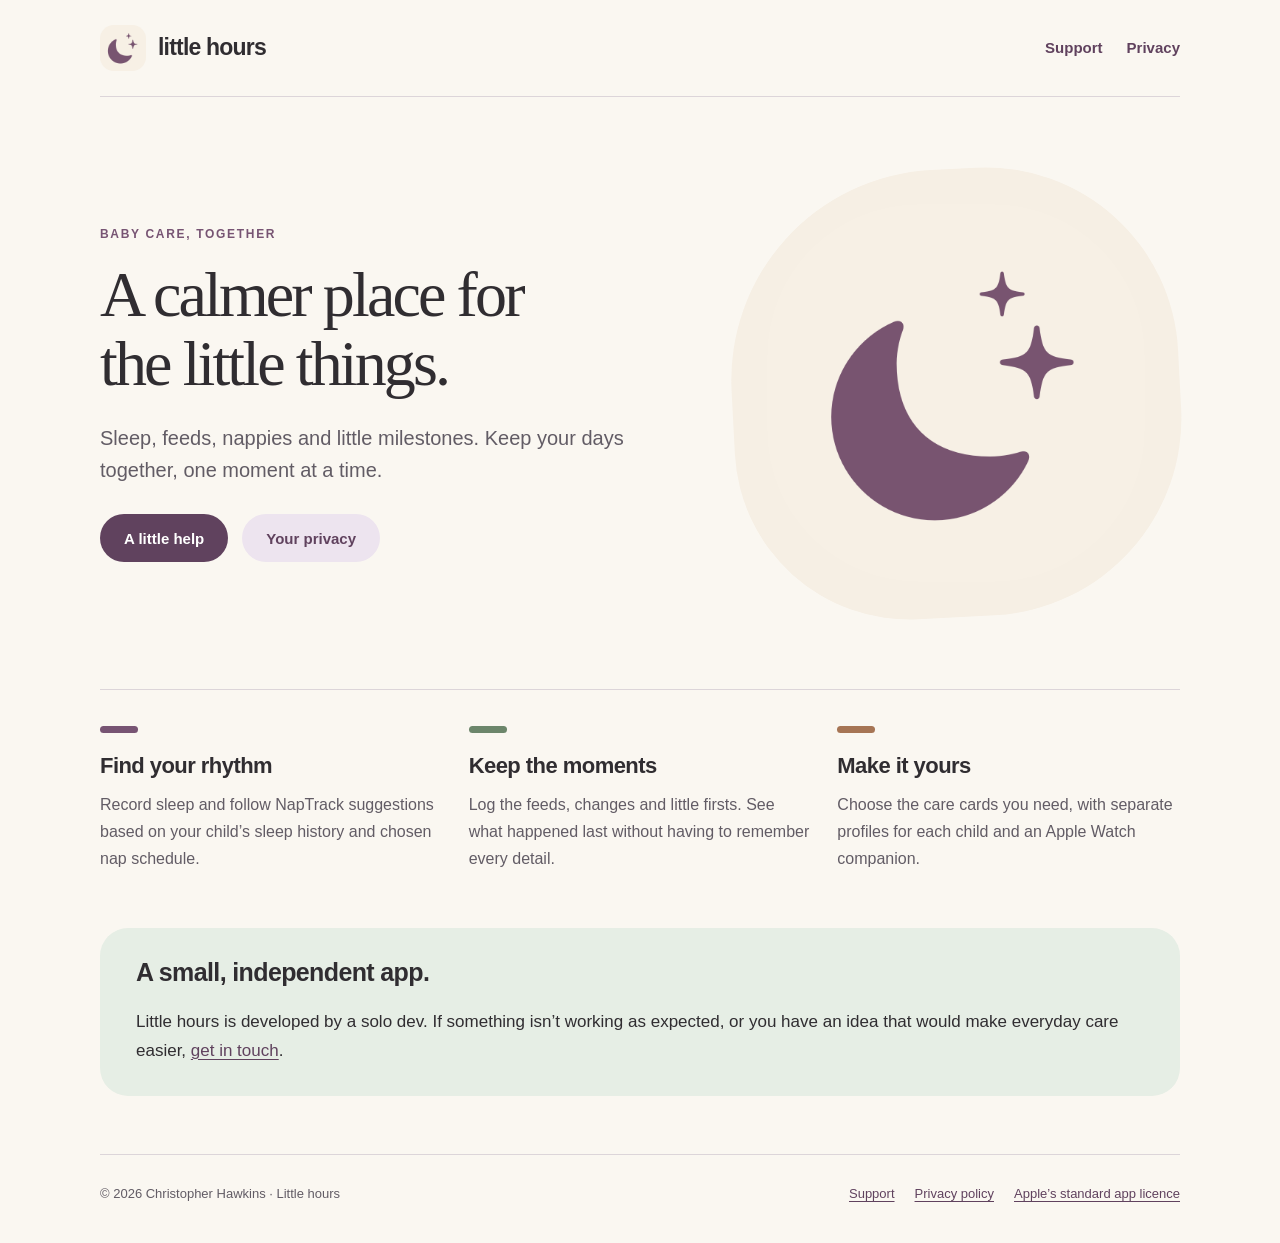
<file: index.html>
<!doctype html>
<html lang="en-GB">
<head>
  <meta charset="utf-8">
  <meta name="viewport" content="width=device-width, initial-scale=1">
  <meta name="description" content="Little hours brings sleep, feeds, nappies and little milestones together. Find help and learn how your family's information is handled.">
  <meta name="theme-color" content="#faf7f1">
  <title>Little hours — Baby care, together</title>
  <link rel="icon" href="logo.png" type="image/png">
  <link rel="stylesheet" href="styles.css">
</head>
<body>
  <a class="skip" href="#main">Skip to content</a>
  <header class="site-header wrap">
    <a class="brand" href="index.html" aria-label="Little hours home"><img src="logo.png" alt="" width="46" height="46">little hours</a>
    <nav class="site-nav" aria-label="Main navigation"><a href="support.html">Support</a><a href="privacy.html">Privacy</a></nav>
  </header>
  <main id="main" class="wrap">
    <section class="hero" aria-labelledby="intro">
      <div>
        <p class="eyebrow">Baby care, together</p>
        <h1 id="intro">A calmer place for<br>the little things.</h1>
        <p class="lead">Sleep, feeds, nappies and little milestones. Keep your days together, one moment at a time.</p>
        <div class="actions"><a class="button" href="support.html">A little help</a><a class="button secondary" href="privacy.html">Your privacy</a></div>
      </div>
      <div class="hero-logo"><img src="logo.png" alt="Little hours crescent moon and two stars" width="1024" height="1024"></div>
    </section>
    <section class="features" aria-label="Everyday care with Little hours">
      <article><div class="feature-marker" aria-hidden="true"></div><h2>Find your rhythm</h2><p>Record sleep and follow NapTrack suggestions based on your child’s sleep history and chosen nap schedule.</p></article>
      <article><div class="feature-marker" aria-hidden="true"></div><h2>Keep the moments</h2><p>Log the feeds, changes and little firsts. See what happened last without having to remember every detail.</p></article>
      <article><div class="feature-marker" aria-hidden="true"></div><h2>Make it yours</h2><p>Choose the care cards you need, with separate profiles for each child and an Apple Watch companion.</p></article>
    </section>
    <section class="personal-note" aria-labelledby="independent">
      <h2 id="independent">A small, independent app.</h2>
      <p>Little hours is developed by a solo dev. If something isn’t working as expected, or you have an idea that would make everyday care easier, <a href="support.html">get in touch</a>.</p>
    </section>
  </main>
  <footer class="site-footer wrap"><p>© 2026 Christopher Hawkins · Little hours</p><nav class="footer-links" aria-label="Footer"><a href="support.html">Support</a><a href="privacy.html">Privacy policy</a><a href="https://www.apple.com/legal/internet-services/itunes/dev/stdeula/">Apple’s standard app licence</a></nav></footer>
</body>
</html>
</file>
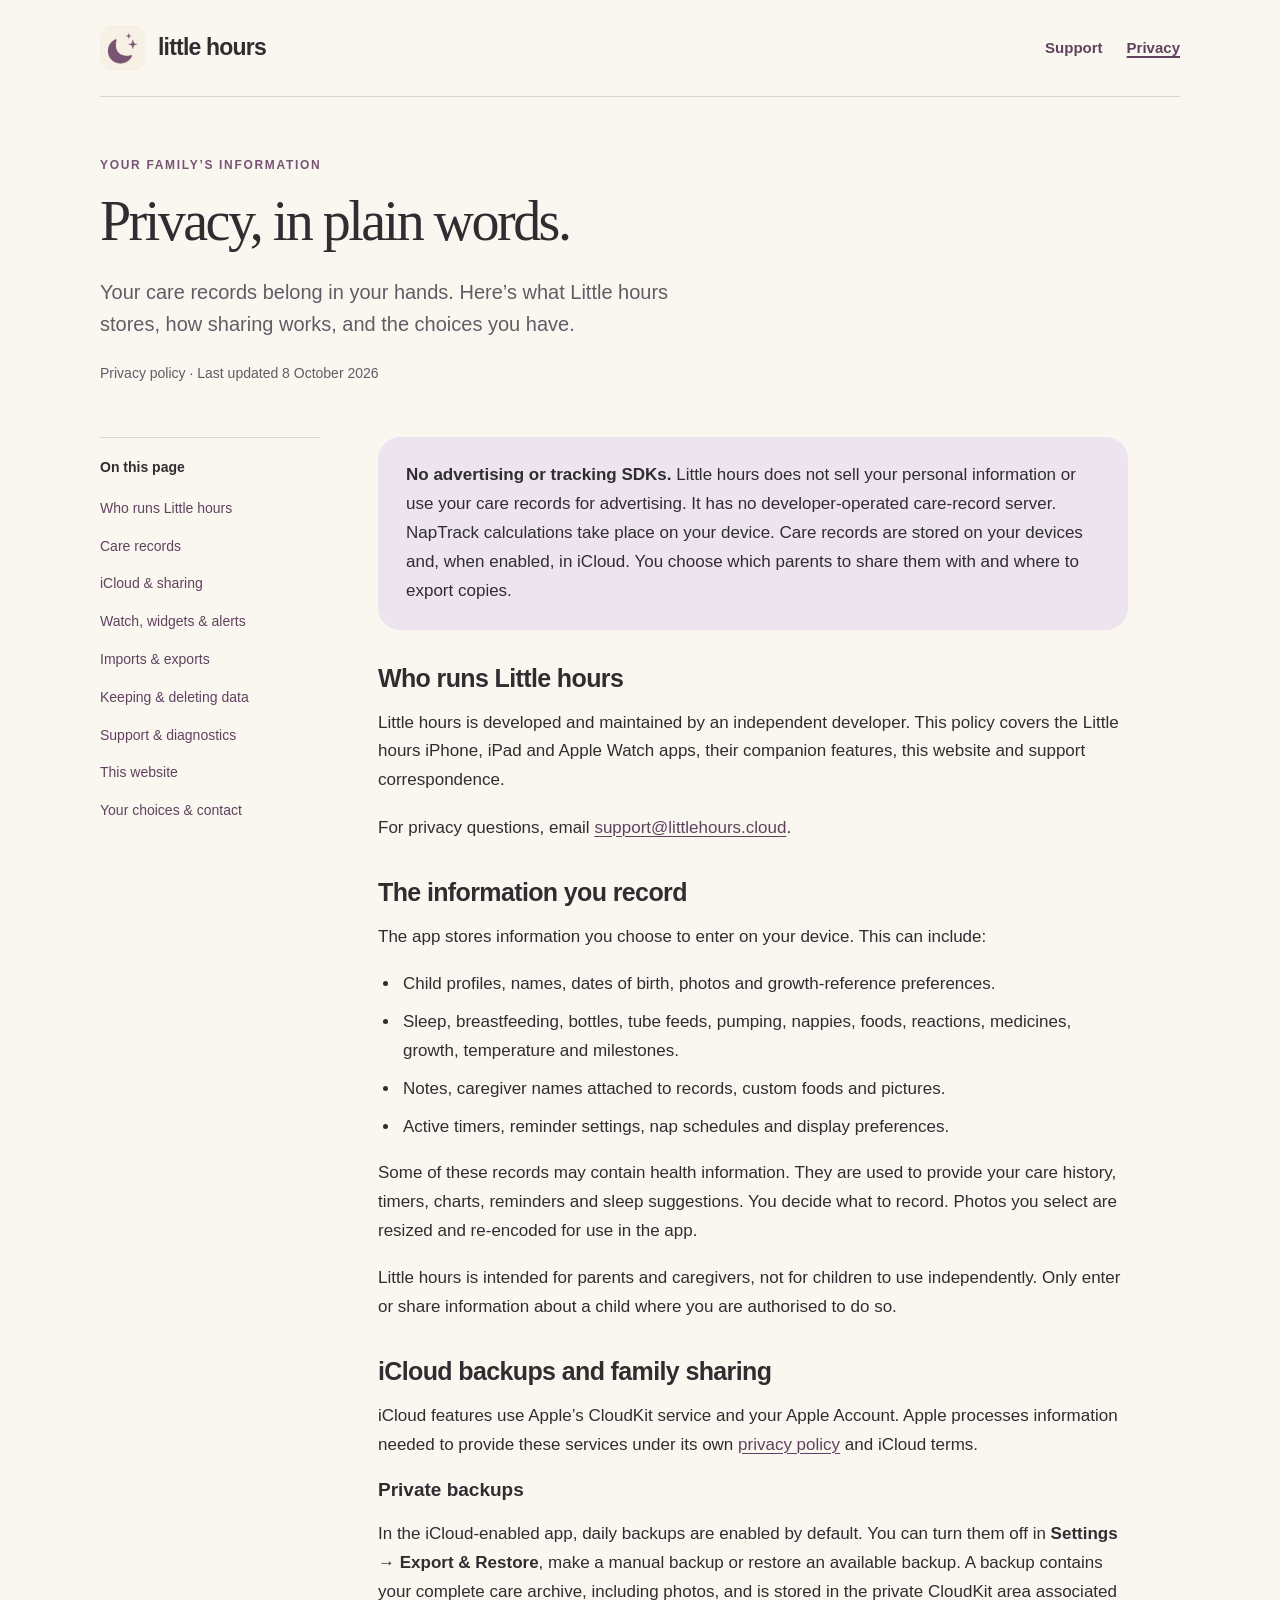
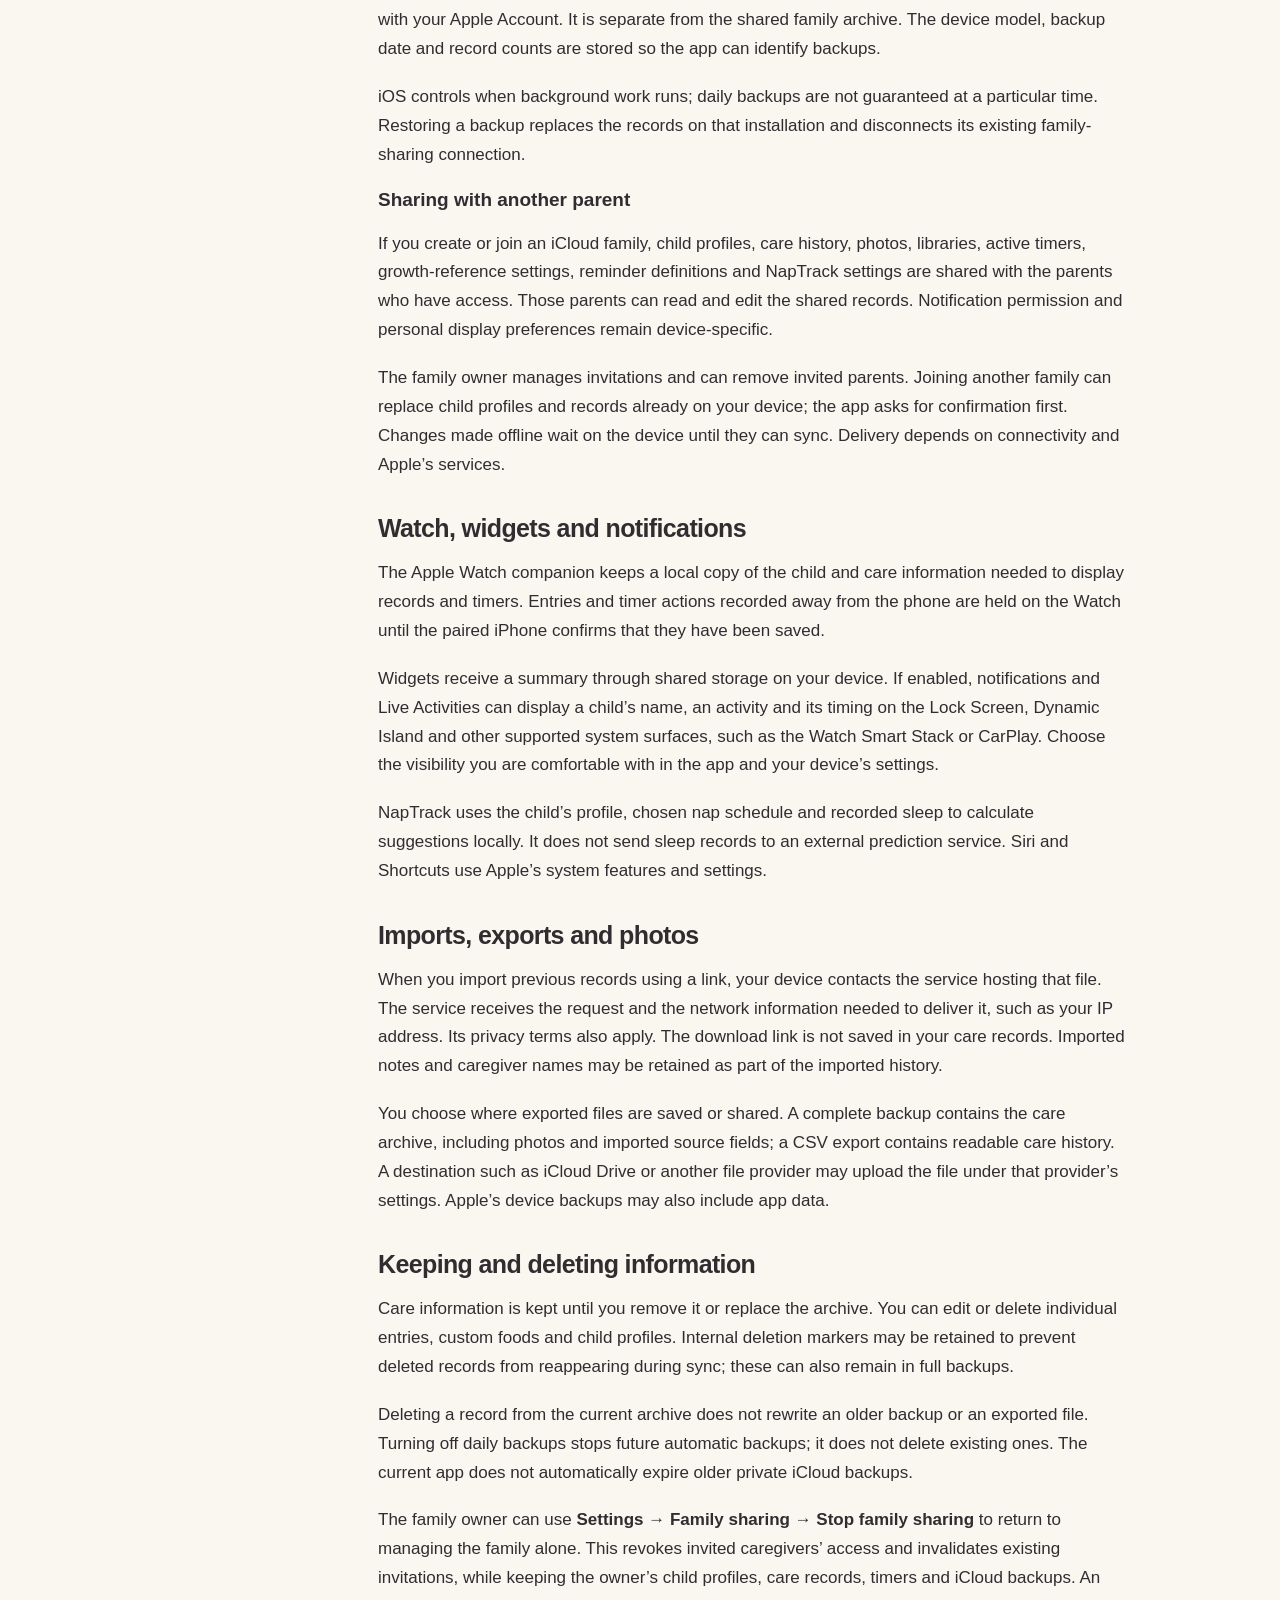
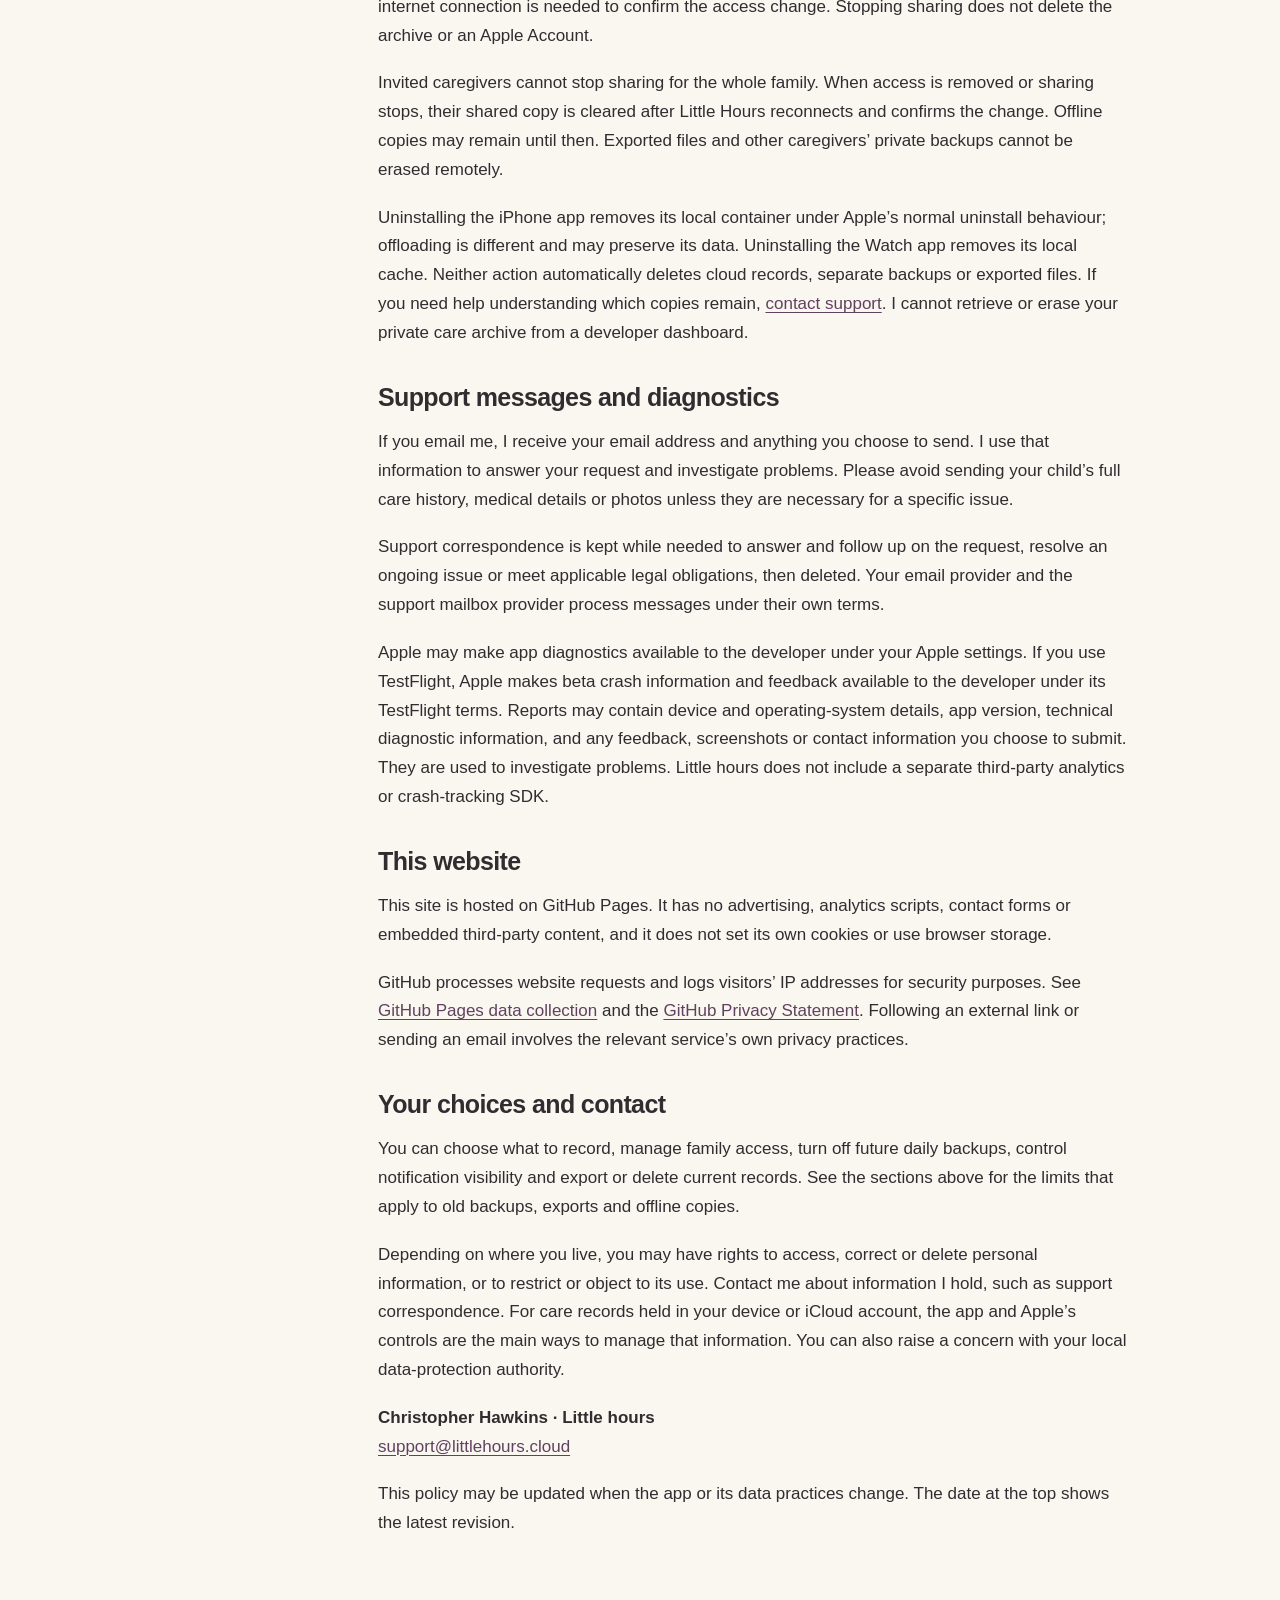
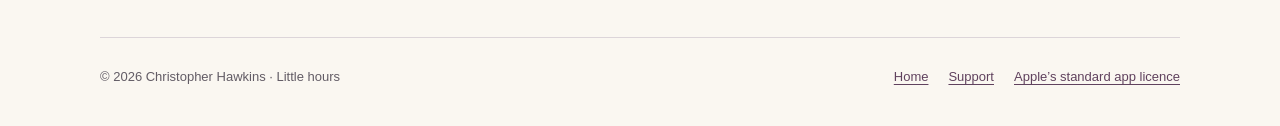
<file: privacy.html>
<!doctype html>
<html lang="en-GB">
<head>
  <meta charset="utf-8">
  <meta name="viewport" content="width=device-width, initial-scale=1">
  <meta name="description" content="How Little hours handles care records, iCloud sharing and backups, Apple Watch data, support messages and website visits.">
  <meta name="theme-color" content="#faf7f1">
  <title>Privacy policy — Little hours</title>
  <link rel="icon" href="logo.png" type="image/png">
  <link rel="stylesheet" href="styles.css">
</head>
<body>
  <a class="skip" href="#main">Skip to content</a>
  <header class="site-header wrap">
    <a class="brand" href="index.html" aria-label="Little hours home"><img src="logo.png" alt="" width="46" height="46">little hours</a>
    <nav class="site-nav" aria-label="Main navigation"><a href="support.html">Support</a><a href="privacy.html" aria-current="page">Privacy</a></nav>
  </header>
  <main id="main" class="wrap">
    <header class="page-intro"><p class="eyebrow">Your family’s information</p><h1>Privacy, in plain words.</h1><p class="lead">Your care records belong in your hands. Here’s what Little hours stores, how sharing works, and the choices you have.</p><p class="meta">Privacy policy · Last updated 8 October 2026</p></header>
    <div class="document-layout">
      <nav class="contents" aria-label="On this page"><strong>On this page</strong><a href="#who">Who runs Little hours</a><a href="#records">Care records</a><a href="#icloud">iCloud &amp; sharing</a><a href="#devices">Watch, widgets &amp; alerts</a><a href="#imports">Imports &amp; exports</a><a href="#retention">Keeping &amp; deleting data</a><a href="#support-data">Support &amp; diagnostics</a><a href="#website">This website</a><a href="#choices">Your choices &amp; contact</a></nav>
      <article class="prose">
        <div class="note"><p><strong>No advertising or tracking SDKs.</strong> Little hours does not sell your personal information or use your care records for advertising. It has no developer-operated care-record server. NapTrack calculations take place on your device. Care records are stored on your devices and, when enabled, in iCloud. You choose which parents to share them with and where to export copies.</p></div>
        <section id="who"><h2>Who runs Little hours</h2><p>Little hours is developed and maintained by an independent developer. This policy covers the Little hours iPhone, iPad and Apple Watch apps, their companion features, this website and support correspondence.</p><p>For privacy questions, email <a href="mailto:support@littlehours.cloud">support@littlehours.cloud</a>.</p></section>
        <section id="records"><h2>The information you record</h2><p>The app stores information you choose to enter on your device. This can include:</p><ul><li>Child profiles, names, dates of birth, photos and growth-reference preferences.</li><li>Sleep, breastfeeding, bottles, tube feeds, pumping, nappies, foods, reactions, medicines, growth, temperature and milestones.</li><li>Notes, caregiver names attached to records, custom foods and pictures.</li><li>Active timers, reminder settings, nap schedules and display preferences.</li></ul><p>Some of these records may contain health information. They are used to provide your care history, timers, charts, reminders and sleep suggestions. You decide what to record. Photos you select are resized and re-encoded for use in the app.</p><p>Little hours is intended for parents and caregivers, not for children to use independently. Only enter or share information about a child where you are authorised to do so.</p></section>
        <section id="icloud"><h2>iCloud backups and family sharing</h2><p>iCloud features use Apple’s CloudKit service and your Apple Account. Apple processes information needed to provide these services under its own <a href="https://www.apple.com/legal/privacy/">privacy policy</a> and iCloud terms.</p><h3>Private backups</h3><p>In the iCloud-enabled app, daily backups are enabled by default. You can turn them off in <strong>Settings → Export &amp; Restore</strong>, make a manual backup or restore an available backup. A backup contains your complete care archive, including photos, and is stored in the private CloudKit area associated with your Apple Account. It is separate from the shared family archive. The device model, backup date and record counts are stored so the app can identify backups.</p><p>iOS controls when background work runs; daily backups are not guaranteed at a particular time. Restoring a backup replaces the records on that installation and disconnects its existing family-sharing connection.</p><h3>Sharing with another parent</h3><p>If you create or join an iCloud family, child profiles, care history, photos, libraries, active timers, growth-reference settings, reminder definitions and NapTrack settings are shared with the parents who have access. Those parents can read and edit the shared records. Notification permission and personal display preferences remain device-specific.</p><p>The family owner manages invitations and can remove invited parents. Joining another family can replace child profiles and records already on your device; the app asks for confirmation first. Changes made offline wait on the device until they can sync. Delivery depends on connectivity and Apple’s services.</p></section>
        <section id="devices"><h2>Watch, widgets and notifications</h2><p>The Apple Watch companion keeps a local copy of the child and care information needed to display records and timers. Entries and timer actions recorded away from the phone are held on the Watch until the paired iPhone confirms that they have been saved.</p><p>Widgets receive a summary through shared storage on your device. If enabled, notifications and Live Activities can display a child’s name, an activity and its timing on the Lock Screen, Dynamic Island and other supported system surfaces, such as the Watch Smart Stack or CarPlay. Choose the visibility you are comfortable with in the app and your device’s settings.</p><p>NapTrack uses the child’s profile, chosen nap schedule and recorded sleep to calculate suggestions locally. It does not send sleep records to an external prediction service. Siri and Shortcuts use Apple’s system features and settings.</p></section>
        <section id="imports"><h2>Imports, exports and photos</h2><p>When you import previous records using a link, your device contacts the service hosting that file. The service receives the request and the network information needed to deliver it, such as your IP address. Its privacy terms also apply. The download link is not saved in your care records. Imported notes and caregiver names may be retained as part of the imported history.</p><p>You choose where exported files are saved or shared. A complete backup contains the care archive, including photos and imported source fields; a CSV export contains readable care history. A destination such as iCloud Drive or another file provider may upload the file under that provider’s settings. Apple’s device backups may also include app data.</p></section>
<section id="retention">
  <h2>Keeping and deleting information</h2>

  <p>Care information is kept until you remove it or replace the archive. You can edit or delete individual entries, custom foods and child profiles. Internal deletion markers may be retained to prevent deleted records from reappearing during sync; these can also remain in full backups.</p>

  <p>Deleting a record from the current archive does not rewrite an older backup or an exported file. Turning off daily backups stops future automatic backups; it does not delete existing ones. The current app does not automatically expire older private iCloud backups.</p>

  <p>The family owner can use <strong>Settings → Family sharing → Stop family sharing</strong> to return to managing the family alone. This revokes invited caregivers’ access and invalidates existing invitations, while keeping the owner’s child profiles, care records, timers and iCloud backups. An internet connection is needed to confirm the access change. Stopping sharing does not delete the archive or an Apple Account.</p>

  <p>Invited caregivers cannot stop sharing for the whole family. When access is removed or sharing stops, their shared copy is cleared after Little Hours reconnects and confirms the change. Offline copies may remain until then. Exported files and other caregivers’ private backups cannot be erased remotely.</p>

  <p>Uninstalling the iPhone app removes its local container under Apple’s normal uninstall behaviour; offloading is different and may preserve its data. Uninstalling the Watch app removes its local cache. Neither action automatically deletes cloud records, separate backups or exported files. If you need help understanding which copies remain, <a href="support.html">contact support</a>. I cannot retrieve or erase your private care archive from a developer dashboard.</p>
</section>
        <section id="support-data"><h2>Support messages and diagnostics</h2><p>If you email me, I receive your email address and anything you choose to send. I use that information to answer your request and investigate problems. Please avoid sending your child’s full care history, medical details or photos unless they are necessary for a specific issue.</p><p>Support correspondence is kept while needed to answer and follow up on the request, resolve an ongoing issue or meet applicable legal obligations, then deleted. Your email provider and the support mailbox provider process messages under their own terms.</p><p>Apple may make app diagnostics available to the developer under your Apple settings. If you use TestFlight, Apple makes beta crash information and feedback available to the developer under its TestFlight terms. Reports may contain device and operating-system details, app version, technical diagnostic information, and any feedback, screenshots or contact information you choose to submit. They are used to investigate problems. Little hours does not include a separate third-party analytics or crash-tracking SDK.</p></section>
        <section id="website"><h2>This website</h2><p>This site is hosted on GitHub Pages. It has no advertising, analytics scripts, contact forms or embedded third-party content, and it does not set its own cookies or use browser storage.</p><p>GitHub processes website requests and logs visitors’ IP addresses for security purposes. See <a href="https://docs.github.com/en/pages/getting-started-with-github-pages/what-is-github-pages#data-collection">GitHub Pages data collection</a> and the <a href="https://docs.github.com/en/site-policy/privacy-policies/github-general-privacy-statement">GitHub Privacy Statement</a>. Following an external link or sending an email involves the relevant service’s own privacy practices.</p></section>
        <section id="choices"><h2>Your choices and contact</h2><p>You can choose what to record, manage family access, turn off future daily backups, control notification visibility and export or delete current records. See the sections above for the limits that apply to old backups, exports and offline copies.</p><p>Depending on where you live, you may have rights to access, correct or delete personal information, or to restrict or object to its use. Contact me about information I hold, such as support correspondence. For care records held in your device or iCloud account, the app and Apple’s controls are the main ways to manage that information. You can also raise a concern with your local data-protection authority.</p><p><strong>Christopher Hawkins · Little hours</strong><br><a href="mailto:support@littlehours.cloud">support@littlehours.cloud</a></p><p>This policy may be updated when the app or its data practices change. The date at the top shows the latest revision.</p></section>
      </article>
    </div>
  </main>
  <footer class="site-footer wrap"><p>© 2026 Christopher Hawkins · Little hours</p><nav class="footer-links" aria-label="Footer"><a href="index.html">Home</a><a href="support.html">Support</a><a href="https://www.apple.com/legal/internet-services/itunes/dev/stdeula/">Apple’s standard app licence</a></nav></footer>
</body>
</html>
</file>
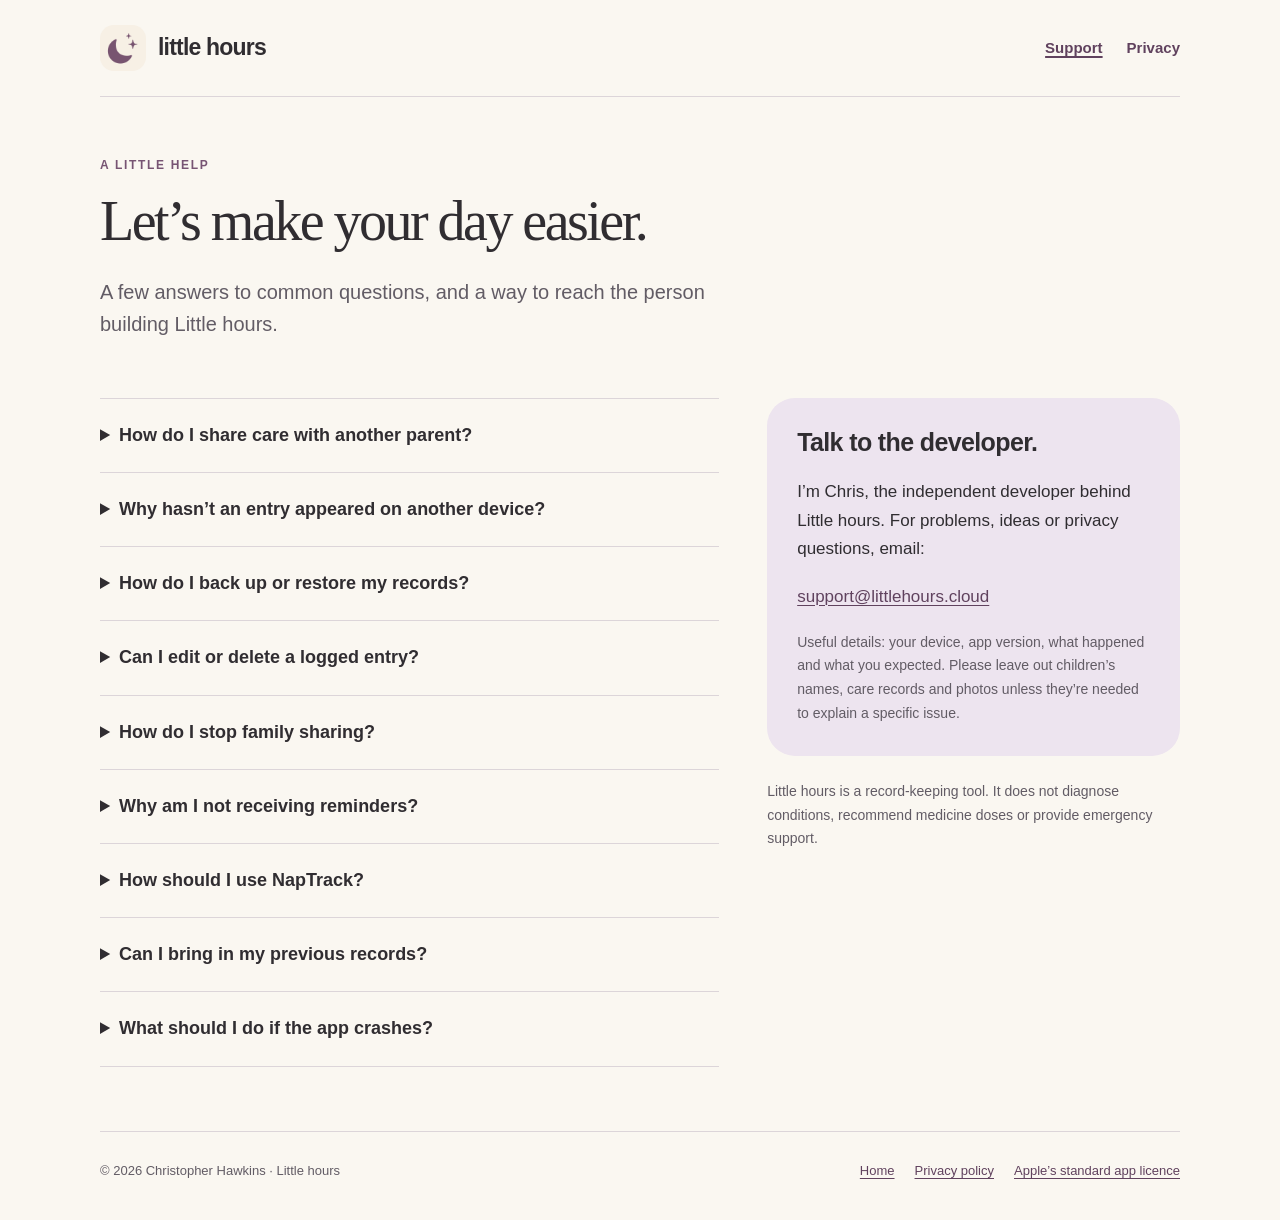
<file: support.html>
<!doctype html>
<html lang="en-GB">
<head>
  <meta charset="utf-8">
  <meta name="viewport" content="width=device-width, initial-scale=1">
  <meta name="description" content="Get help with Little hours: iCloud sharing, backups, Apple Watch, reminders, NapTrack and your care records. Contact the independent developer.">
  <meta name="theme-color" content="#faf7f1">
  <title>Support — Little hours</title>
  <link rel="icon" href="logo.png" type="image/png">
  <link rel="stylesheet" href="styles.css">
</head>
<body>
  <a class="skip" href="#main">Skip to content</a>
  <header class="site-header wrap">
    <a class="brand" href="index.html" aria-label="Little hours home"><img src="logo.png" alt="" width="46" height="46">little hours</a>
    <nav class="site-nav" aria-label="Main navigation"><a href="support.html" aria-current="page">Support</a><a href="privacy.html">Privacy</a></nav>
  </header>
  <main id="main" class="wrap">
    <header class="page-intro"><p class="eyebrow">A little help</p><h1>Let’s make your day easier.</h1><p class="lead">A few answers to common questions, and a way to reach the person building Little hours.</p></header>
    <div class="support-layout">
      <section aria-label="Common questions">
        <details><summary>How do I share care with another parent?</summary><p>Open <strong>Settings → Family sharing</strong>, create an iCloud family and use <strong>Invite a parent</strong>. The other parent opens your invitation on their device using their own Apple Account. Both devices need iCloud and a network connection.</p><p>If they already have child profiles, accepting the invitation can replace those profiles and records after confirmation. Export anything they want to keep first. The family owner controls invitations and can remove invited parents.</p></details>
        <details><summary>Why hasn’t an entry appeared on another device?</summary><p>Changes are queued when a device is offline. Check that both devices have a connection, then open Little hours on each. <strong>Settings → Family sharing</strong> shows the sync status and any issue needing attention. iOS manages background delivery, so updates may take longer while an app is closed.</p><p>A paired Watch can also keep entries while away from the phone. Reconnect the devices and open Little hours on each to help them catch up. Avoid uninstalling or resetting an app while it has unsent entries.</p></details>
        <details><summary>How do I back up or restore my records?</summary><p>Open <strong>Settings → Export &amp; Restore</strong> to manage daily iCloud backups, make a backup now, view the last backup time or restore an available backup. iOS schedules background work, so a daily backup may happen later than expected.</p><p>Under <strong>Advanced</strong>, export a complete backup or readable CSV history. Restoring a backup replaces the current records and disconnects the installation’s existing family-sharing connection. Read the confirmation before continuing.</p></details>
        <details><summary>Can I edit or delete a logged entry?</summary><p>Open <strong>Day</strong> and tap the entry to change its details or delete it. Child profiles can be managed by tapping the child’s name. Deleting a record does not remove a copy already contained in an older backup or exported file.</p></details>
        <details><summary>How do I stop family sharing?</summary><p>he family owner can open <strong>Settings → Family sharing → Stop family sharing</strong>. his removes invited caregivers’ access and invalidates existing invitations. The owner keeps all children, care records, timers and iCloud backups, and can invite caregivers again later.</p><p>Invited caregivers cannot stop sharing for the whole family. Their shared copy is cleared when they reconnect; previously exported files and their private backups cannot be erased remotely. See the <a href="privacy.html#retention">privacy policy</a> for details.</p></details>
        <details><summary>Why am I not receiving reminders?</summary><p>Check that notifications are allowed for Little hours in your iPhone’s settings. Focus modes, notification summaries and Lock Screen settings can change when and where an alert appears. Also check the reminder’s selected days and daytime limits in the app.</p><p>When notifications and NapTrack are enabled, nap reminders are scheduled fifteen minutes before the suggested time. Suggestions and reminders can change when you edit sleep records or the nap schedule.</p></details>
        <details><summary>How should I use NapTrack?</summary><p>Choose your child’s nap schedule and keep logging sleep. NapTrack uses the recorded history to suggest the next nap or bedtime. You can compare two schedules during a nap transition.</p><p>These are estimates, not a guarantee or medical advice. Follow your child’s cues and seek advice from a qualified health professional if you are concerned about their sleep or health.</p></details>
        <details><summary>Can I bring in my previous records?</summary><p>Choose <strong>Import from Huckleberry</strong> while adding a child, paste the CSV export link and tap <strong>Import</strong>. Keep the original export as a separate copy. If an import fails, contact support with the error message; don’t post your export link publicly.</p></details>
        <details><summary>What should I do if the app crashes?</summary><p>Reopen the app and check for an available update. Note what you were doing and whether it happens again. If you use TestFlight, you can send beta feedback through TestFlight.</p><p>Contact me with the app version, device model, iOS or watchOS version, and the steps that led to the problem. Please avoid deleting the app as a first troubleshooting step: unsynced or unbacked-up records could be lost.</p></details>
      </section>
      <aside>
        <div class="contact-card"><h2>Talk to the developer.</h2><p>I’m Chris, the independent developer behind Little hours. For problems, ideas or privacy questions, email:</p><p class="contact-email"><a href="mailto:support@littlehours.cloud">support@littlehours.cloud</a></p><p class="small">Useful details: your device, app version, what happened and what you expected. Please leave out children’s names, care records and photos unless they’re needed to explain a specific issue.</p></div>
        <p class="small" style="margin-top: 24px">Little hours is a record-keeping tool. It does not diagnose conditions, recommend medicine doses or provide emergency support.</p>
      </aside>
    </div>
  </main>
  <footer class="site-footer wrap"><p>© 2026 Christopher Hawkins · Little hours</p><nav class="footer-links" aria-label="Footer"><a href="index.html">Home</a><a href="privacy.html">Privacy policy</a><a href="https://www.apple.com/legal/internet-services/itunes/dev/stdeula/">Apple’s standard app licence</a></nav></footer>
</body>
</html>
</file>
<file: styles.css>
:root {
  color-scheme: light;
  --paper: #faf7f1;
  --cream: #f6efe4;
  --ink: #302d31;
  --muted: #625c65;
  --plum: #775473;
  --plum-dark: #60425e;
  --lilac: #ede4ef;
  --sage: #e6eee5;
  --peach: #f7e7db;
  --line: #dcd5d9;
}
* { box-sizing: border-box; }
html { scroll-padding-top: 2rem; }
body { margin: 0; background: var(--paper); color: var(--ink); font: 17px/1.7 -apple-system, BlinkMacSystemFont, "Segoe UI", sans-serif; }
a { color: var(--plum-dark); text-underline-offset: .2em; text-decoration-thickness: 1px; }
a:hover { text-decoration-thickness: 2px; }
a:focus-visible, summary:focus-visible { outline: 3px solid var(--plum); outline-offset: 5px; border-radius: 4px; }
img { display: block; max-width: 100%; height: auto; }
.wrap { width: min(1080px, calc(100% - 64px)); margin-inline: auto; }
.skip { position: absolute; left: 16px; top: -100px; z-index: 10; background: white; padding: 12px 20px; }
.skip:focus { top: 12px; }
.site-header { display: flex; align-items: center; justify-content: space-between; gap: 24px; padding-block: 25px; border-bottom: 1px solid var(--line); }
.brand { display: inline-flex; align-items: center; gap: 12px; color: var(--ink); font-size: 23px; font-weight: 650; letter-spacing: -.8px; text-decoration: none; white-space: nowrap; }
.brand img { width: 46px; height: 46px; border-radius: 14px; }
.site-nav { display: flex; flex-wrap: wrap; gap: 8px 24px; }
.site-nav a { padding: 10px 0; font-size: 15px; font-weight: 600; text-decoration: none; }
.site-nav a[aria-current="page"] { text-decoration: underline; text-decoration-thickness: 2px; }
.eyebrow { margin: 0 0 16px; color: var(--plum); font-size: 12px; font-weight: 750; text-transform: uppercase; letter-spacing: .14em; }
h1, h2, h3 { line-height: 1.16; }
h1 { margin: 0 0 24px; font: 400 clamp(38px, 5vw, 64px)/1.08 Georgia, "Times New Roman", serif; letter-spacing: -.045em; }
h2 { font-size: 25px; font-weight: 650; letter-spacing: -.025em; }
h3 { font-size: 19px; font-weight: 650; }
p { margin: 0 0 1.1em; }
.lead { font-size: 20px; line-height: 1.6; color: var(--muted); max-width: 630px; }
.hero { display: grid; grid-template-columns: 1.25fr 1fr; align-items: center; gap: 72px; padding-block: 72px; }
.hero-logo { padding: 35px; background: var(--cream); border-radius: 47% 43% 44% 39%; transform: rotate(-3deg); }
.hero-logo img { border-radius: 40%; transform: rotate(3deg); }
.actions { display: flex; flex-wrap: wrap; align-items: center; gap: 14px; margin-top: 28px; }
.button { display: inline-flex; justify-content: center; align-items: center; min-height: 48px; padding: 11px 24px; border-radius: 50px; color: white; background: var(--plum-dark); text-decoration: none; font-weight: 650; font-size: 15px; }
.button:hover { background: #4b334a; }
.button.secondary { background: var(--lilac); color: var(--plum-dark); }
.features { display: grid; grid-template-columns: repeat(3, 1fr); gap: 26px; padding: 36px 0 56px; border-top: 1px solid var(--line); }
.feature-marker { width: 38px; height: 7px; border-radius: 7px; background: var(--plum); }
.features article:nth-child(2) .feature-marker { background: #6c866b; }
.features article:nth-child(3) .feature-marker { background: #a67555; }
.features h2 { font-size: 22px; margin: 20px 0 12px; }
.features p { color: var(--muted); font-size: 16px; margin: 0; }
.personal-note { padding: 30px 36px; border-radius: 28px; background: var(--sage); margin-bottom: 58px; }
.personal-note h2 { margin-top: 0; }
.personal-note p:last-child { margin-bottom: 0; }
.page-intro { padding: 58px 0 36px; }
.page-intro h1 { font-size: clamp(38px, 5vw, 56px); }
.meta { font-size: 14px; color: var(--muted); }
.document-layout { display: grid; grid-template-columns: 220px minmax(0, 1fr); gap: 58px; padding-bottom: 64px; }
.contents { align-self: start; position: sticky; top: 30px; font-size: 14px; border-top: 1px solid var(--line); padding-top: 18px; }
.contents strong { display: block; margin-bottom: 10px; }
.contents a { display: block; padding-block: 7px; text-decoration: none; }
.contents a:hover { text-decoration: underline; }
.prose { min-width: 0; max-width: 750px; }
.prose section { margin-bottom: 35px; scroll-margin-top: 2rem; }
.prose h2 { margin: 34px 0 16px; }
.prose section:first-child h2 { margin-top: 0; }
.prose li { padding-left: 3px; margin-bottom: 9px; }
.prose ul { padding-left: 22px; }
.prose a, .contact-email { overflow-wrap: anywhere; }
.note { background: var(--lilac); border-radius: 22px; padding: 24px 28px; margin: 0 0 32px; }
.note p:last-child { margin: 0; }
.contact-card { background: var(--lilac); border-radius: 28px; padding: 30px; }
.contact-card h2 { margin-top: 0; }
.contact-card p:last-child { margin-bottom: 0; }
.support-layout { display: grid; grid-template-columns: minmax(0, 1.5fr) minmax(0, 1fr); gap: 48px; padding-bottom: 64px; }
.support-layout aside { align-self: start; }
details { border-bottom: 1px solid var(--line); padding: 4px 0; }
details:first-child { border-top: 1px solid var(--line); }
summary { padding: 20px 0; cursor: pointer; font-size: 18px; font-weight: 600; line-height: 1.4; }
details p { color: var(--muted); margin: 0 0 20px; }
.small { font-size: 14px; color: var(--muted); }
.site-footer { border-top: 1px solid var(--line); padding: 28px 0 38px; display: flex; flex-wrap: wrap; justify-content: space-between; gap: 14px 30px; color: var(--muted); font-size: 13px; }
.site-footer p { margin: 0; }
.footer-links { display: flex; flex-wrap: wrap; gap: 10px 20px; }
@media (max-width: 760px) {
  .wrap { width: min(100% - 36px, 620px); }
  .site-header { padding-block: 18px; gap: 15px; flex-wrap: wrap; }
  .brand { font-size: 21px; }
  .site-nav { gap: 20px; }
  .hero { grid-template-columns: 1fr; gap: 32px; padding-block: 42px; }
  .hero-logo { grid-row: 1; width: 144px; padding: 8px; }
  .lead { font-size: 18px; }
  .features { grid-template-columns: 1fr; gap: 28px; }
  .features h2 { margin-top: 12px; }
  .personal-note { padding: 25px; }
  .page-intro { padding-top: 40px; }
  .document-layout, .support-layout { grid-template-columns: 1fr; gap: 30px; }
  .contents { position: static; padding: 18px 0; border-bottom: 1px solid var(--line); }
  .contents a { display: inline-block; margin-right: 18px; }
  .support-layout aside { grid-row: 1; }
  .note, .contact-card { padding: 24px; }
}
@media print {
  body { background: white; font-size: 11pt; }
  .site-nav, .contents, .skip, .actions, .footer-links { display: none; }
  .wrap { width: 100%; }
  .document-layout, .support-layout { display: block; }
  .page-intro { padding-top: 20px; }
  h2, h3 { break-after: avoid; }
  .prose section { break-inside: avoid; }
}
</file>
